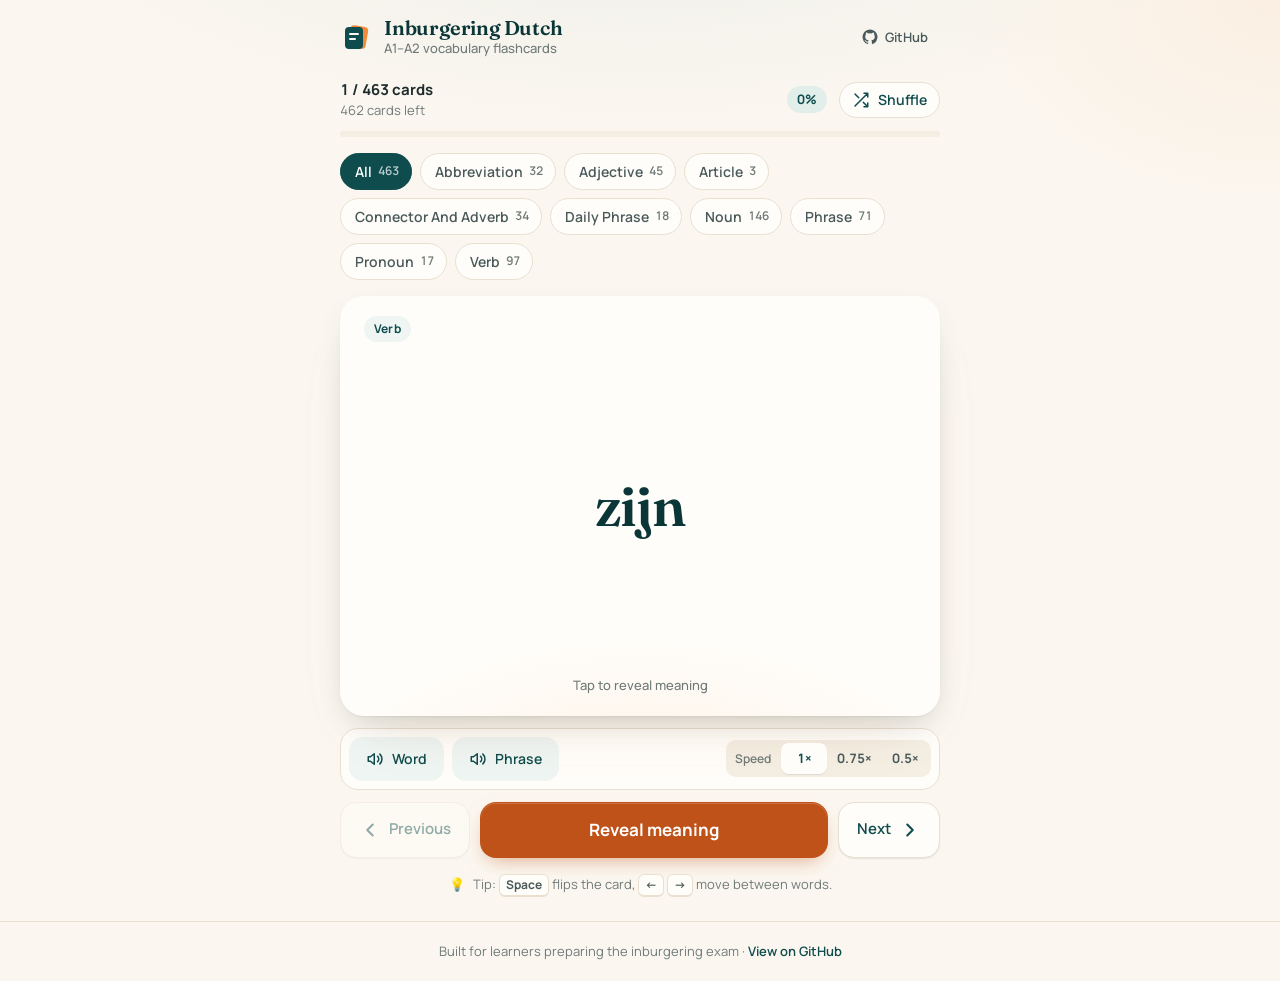
<file: index.html>
<!--
  Inburgering Dutch Vocabulary Flashcard Game

  This offline HTML page presents a set of essential Dutch words typically
  encountered in integration (inburgering) exams. Each flashcard shows a
  Dutch word on the front and reveals its English translation along with
  an example sentence (in Dutch and English) on the back. Players can
  navigate through the deck, shuffle the order and flip the card to test
  their memory. The interface is intentionally minimal so it works
  across devices, including iOS iPad browsers that support local
  HTML/JavaScript files. Note: Safari on iOS may not open HTML files
  directly from the Files app; open it using a third‑party browser like
  Edge or Chrome or host it on a simple web server.
-->
<!DOCTYPE html>
<html lang="en">
<head>
  <meta charset="UTF-8">
  <meta name="viewport" content="width=device-width, initial-scale=1.0, viewport-fit=cover">
  <title>Inburgering Dutch Vocabulary Flashcards</title>
  <meta name="description" content="Free flashcards for the Dutch inburgering exam (A1/A2): essential words with English translations, example sentences and Dutch pronunciation.">
  <meta name="theme-color" content="#fbf7f0">
  <link rel="icon" href="assets/img/favicon.ico" type="image/x-icon">
  <link rel="preconnect" href="https://fonts.googleapis.com">
  <link rel="preconnect" href="https://fonts.gstatic.com" crossorigin>
  <link rel="stylesheet" href="https://fonts.googleapis.com/css2?family=Fraunces:ital,opsz,wght@0,9..144,500;0,9..144,600;1,9..144,400&family=Manrope:wght@400;500;600;700&display=swap">
  <link rel="stylesheet" href="assets/css/style.css?v=7e03338c6c58">
</head>
<body>
  <header class="site-header">
    <div class="brand">
      <span class="brand-mark" aria-hidden="true">
        <svg viewBox="0 0 32 32" width="32" height="32">
          <rect x="9" y="5" width="18" height="22" rx="4" fill="#f28c38" transform="rotate(10 18 16)"/>
          <rect x="5" y="6" width="18" height="22" rx="4" fill="#0f4c4d"/>
          <path d="M10 13h8M10 18h5" stroke="#fbf7f0" stroke-width="2" stroke-linecap="round"/>
        </svg>
      </span>
      <div class="brand-text">
        <h1>Inburgering Dutch</h1>
        <p>A1–A2 vocabulary flashcards</p>
      </div>
    </div>
    <a class="header-link" href="https://github.com/guilhermeborgesbastos/Inburgering-Flashcard-Game-AI" target="_blank" rel="noopener">
      <svg viewBox="0 0 24 24" width="18" height="18" aria-hidden="true"><path fill="currentColor" d="M12 2a10 10 0 0 0-3.16 19.49c.5.09.68-.22.68-.48v-1.7c-2.78.6-3.37-1.34-3.37-1.34-.45-1.15-1.11-1.46-1.11-1.46-.91-.62.07-.6.07-.6 1 .07 1.53 1.03 1.53 1.03.9 1.52 2.34 1.08 2.91.83.09-.65.35-1.09.63-1.34-2.22-.25-4.55-1.11-4.55-4.94 0-1.09.39-1.98 1.03-2.68-.1-.25-.45-1.27.1-2.64 0 0 .84-.27 2.75 1.02a9.5 9.5 0 0 1 5 0c1.91-1.29 2.75-1.02 2.75-1.02.55 1.37.2 2.39.1 2.64.64.7 1.03 1.59 1.03 2.68 0 3.84-2.34 4.68-4.57 4.93.36.31.68.92.68 1.85v2.74c0 .27.18.58.69.48A10 10 0 0 0 12 2Z"/></svg>
      <span>GitHub</span>
    </a>
  </header>

  <main class="main-content">
    <!-- Progress -->
    <section class="progress-panel" aria-label="Study progress">
      <div class="progress-row">
        <div class="progress-stats">
          <span class="progress-counter" id="progress-counter">0 / 0 cards</span>
          <span class="progress-remaining"><span id="remaining-cards">0 cards</span> left<button id="start-over-btn" class="link-btn" type="button" hidden><span>Start over</span></button></span>
        </div>
        <span class="progress-percentage" id="progress-percentage">0%</span>
        <button id="shuffle-btn" class="btn btn-ghost" type="button" disabled>
          <svg viewBox="0 0 24 24" width="18" height="18" aria-hidden="true"><path d="M16 3h5v5M4 20 21 3M21 16v5h-5M15 15l6 6M4 4l5 5" fill="none" stroke="currentColor" stroke-width="2" stroke-linecap="round" stroke-linejoin="round"/></svg>
          <span>Shuffle</span>
        </button>
      </div>
      <div class="progress-bar" id="progress-bar" role="progressbar" aria-label="Position in deck" aria-valuemin="0" aria-valuemax="100" aria-valuenow="0">
        <div class="progress-bar-fill"></div>
      </div>
    </section>

    <!-- Category filter (chips are generated from the card data) -->
    <nav class="category-filter" id="category-filter" aria-label="Filter by category"></nav>

    <!-- Flashcard -->
    <section class="study" aria-label="Flashcard">
      <div class="card-stage">
        <div class="card" id="card" role="button" tabindex="0" aria-live="polite">
          <div class="card-side card-front" id="card-front">
            <span class="card-skeleton" aria-hidden="true"></span>
            <span class="card-hint">Loading cards…</span>
          </div>
          <div class="card-side card-back" id="card-back" aria-hidden="true"></div>
        </div>
      </div>

      <!-- Pronunciation -->
      <div class="listen-bar">
        <div class="listen-buttons">
          <button id="play-word-btn" class="btn btn-soft audio-btn" type="button">
            <svg viewBox="0 0 24 24" width="18" height="18" aria-hidden="true"><path d="M11 5 6 9H3v6h3l5 4V5ZM15.5 8.5a5 5 0 0 1 0 7M18.5 5.5a9 9 0 0 1 0 13" fill="none" stroke="currentColor" stroke-width="2" stroke-linecap="round" stroke-linejoin="round"/></svg>
            <span>Word</span>
          </button>
          <button id="play-example-btn" class="btn btn-soft audio-btn" type="button">
            <svg viewBox="0 0 24 24" width="18" height="18" aria-hidden="true"><path d="M11 5 6 9H3v6h3l5 4V5ZM15.5 8.5a5 5 0 0 1 0 7M18.5 5.5a9 9 0 0 1 0 13" fill="none" stroke="currentColor" stroke-width="2" stroke-linecap="round" stroke-linejoin="round"/></svg>
            <span>Phrase</span>
          </button>
        </div>
        <fieldset class="speed-control">
          <legend class="visually-hidden">Pronunciation speed</legend>
          <span class="speed-label" aria-hidden="true">Speed</span>
          <label title="Normal speed">
            <input type="radio" name="speech-speed" value="normal" checked>
            <span>1×</span>
          </label>
          <label title="Slower (-25%)">
            <input type="radio" name="speech-speed" value="slower">
            <span>0.75×</span>
          </label>
          <label title="Slow (-50%)">
            <input type="radio" name="speech-speed" value="slow">
            <span>0.5×</span>
          </label>
        </fieldset>
      </div>

      <p id="audio-status" class="audio-status" role="status" hidden></p>

      <!-- Primary study controls -->
      <div class="action-bar">
        <button id="prev-btn" class="btn btn-nav" type="button" aria-label="Previous card" disabled>
          <svg viewBox="0 0 24 24" width="22" height="22" aria-hidden="true"><path d="m15 18-6-6 6-6" fill="none" stroke="currentColor" stroke-width="2.25" stroke-linecap="round" stroke-linejoin="round"/></svg>
          <span class="btn-nav-text">Previous</span>
        </button>
        <button id="reveal-btn" class="btn btn-primary" type="button" disabled>Reveal meaning</button>
        <button id="next-btn" class="btn btn-nav" type="button" aria-label="Next card" disabled>
          <span class="btn-nav-text">Next</span>
          <svg viewBox="0 0 24 24" width="22" height="22" aria-hidden="true"><path d="m9 18 6-6-6-6" fill="none" stroke="currentColor" stroke-width="2.25" stroke-linecap="round" stroke-linejoin="round"/></svg>
        </button>
      </div>
    </section>

    <p class="tip-section">
      <span class="tip-icon" aria-hidden="true">💡</span>
      <span id="tip-text">Tip: Use Shuffle to mix things up and improve retention.</span>
    </p>
  </main>

  <footer class="site-footer">
    <p>Built for learners preparing the inburgering exam ·
      <a href="https://github.com/guilhermeborgesbastos/Inburgering-Flashcard-Game-AI" target="_blank" rel="noopener">View on GitHub</a>
    </p>
  </footer>

  <!-- Google tag (gtag.js) -->
  <script async src="https://www.googletagmanager.com/gtag/js?id=G-21RSDRNMG3"></script>
  <script>
    window.dataLayer = window.dataLayer || [];
    function gtag(){dataLayer.push(arguments);}
    gtag('js', new Date());

    gtag('config', 'G-21RSDRNMG3');
  </script>

  <script src="assets/js/app.js?v=550a020e16b8" data-cards-url="assets/data/cards.json?v=6377af012082"></script>
</body>
</html>
</file>
<file: assets/css/style.css>
:root {
  --ivory: #fbf7f0;
  --surface: #fffdf9;
  --surface-sunk: #f4eee3;
  --line: #e9e0d0;
  --ink: #1d2b2c;
  --ink-soft: #4a5a5b;
  --muted: #6f7a78;
  --teal-900: #0b3637;
  --teal-700: #0f4c4d;
  --teal-500: #2a7372;
  --teal-100: #e1eeea;
  --teal-50: #eef5f2;
  --orange: #f28c38;
  --orange-deep: #bf5219;
  --orange-deeper: #a54514;
  --orange-50: #fdf0e4;

  --font-ui: 'Manrope', -apple-system, BlinkMacSystemFont, 'Segoe UI', Roboto, sans-serif;
  --font-display: 'Fraunces', Georgia, 'Times New Roman', serif;

  --radius-sm: 10px;
  --radius-md: 14px;
  --radius-lg: 24px;
  --shadow-sm: 0 1px 2px rgba(15, 76, 77, 0.06), 0 1px 1px rgba(15, 76, 77, 0.04);
  --shadow-card: 0 1px 2px rgba(15, 76, 77, 0.06), 0 12px 32px -12px rgba(15, 76, 77, 0.22), 0 28px 60px -30px rgba(191, 82, 25, 0.18);
  --ease-out: cubic-bezier(0.22, 1, 0.36, 1);
  --focus-ring: 0 0 0 3px var(--ivory), 0 0 0 5px var(--teal-500);
}

* {
  box-sizing: border-box;
}

html {
  min-height: 100%;
  height: 100%;
  -webkit-text-size-adjust: 100%;
}

body {
  font-family: var(--font-ui);
  background-color: var(--ivory);
  background-image:
    radial-gradient(60rem 28rem at 50% -12rem, rgba(42, 115, 114, 0.10), transparent 70%),
    radial-gradient(30rem 20rem at 100% 0, rgba(242, 140, 56, 0.08), transparent 70%);
  background-repeat: no-repeat;
  margin: 0;
  padding: 0;
  display: flex;
  flex-direction: column;
  align-items: center;
  min-height: 100%;
  min-height: -webkit-fill-available;
  min-height: 100dvh;
  overscroll-behavior-y: contain;
  color: var(--ink);
  line-height: 1.5;
  -webkit-font-smoothing: antialiased;
  -webkit-tap-highlight-color: transparent;
}

button,
input {
  font: inherit;
  color: inherit;
}

.visually-hidden {
  position: absolute;
  width: 1px;
  height: 1px;
  margin: -1px;
  padding: 0;
  overflow: hidden;
  clip: rect(0 0 0 0);
  white-space: nowrap;
  border: 0;
}

/* Header */

.site-header {
  width: 100%;
  max-width: 640px;
  display: flex;
  align-items: center;
  justify-content: space-between;
  gap: 16px;
  padding: max(16px, env(safe-area-inset-top)) 20px 4px;
}

.brand {
  display: flex;
  align-items: center;
  gap: 12px;
}

.brand-mark {
  display: flex;
  flex-shrink: 0;
}

.brand-text h1 {
  margin: 0;
  font-family: var(--font-display);
  font-size: 1.25rem;
  font-weight: 600;
  letter-spacing: -0.01em;
  line-height: 1.15;
  color: var(--teal-900);
}

.brand-text p {
  margin: 0;
  font-size: 0.8125rem;
  font-weight: 500;
  color: var(--muted);
}

.header-link {
  display: inline-flex;
  align-items: center;
  gap: 6px;
  padding: 8px 12px;
  border-radius: 999px;
  font-size: 0.8125rem;
  font-weight: 600;
  color: var(--ink-soft);
  text-decoration: none;
  transition: background-color 0.2s, color 0.2s;
}

.header-link:hover {
  background-color: var(--teal-50);
  color: var(--teal-700);
}

.header-link:focus-visible {
  outline: none;
  box-shadow: var(--focus-ring);
}

/* Layout */

.main-content {
  width: 100%;
  max-width: 640px;
  padding: 16px 20px 24px;
  display: flex;
  flex-direction: column;
  gap: 16px;
  flex: 1;
}

/* Progress */

.progress-panel {
  display: flex;
  flex-direction: column;
  gap: 10px;
}

.progress-row {
  display: flex;
  align-items: center;
  gap: 12px;
}

.progress-stats {
  display: flex;
  flex-direction: column;
  flex: 1;
  min-width: 0;
}

.progress-counter {
  font-size: 0.9375rem;
  font-weight: 700;
  color: var(--ink);
  font-variant-numeric: tabular-nums;
}

.progress-remaining {
  font-size: 0.8125rem;
  color: var(--muted);
  font-variant-numeric: tabular-nums;
}

.progress-percentage {
  font-size: 0.8125rem;
  font-weight: 700;
  color: var(--teal-700);
  background-color: var(--teal-100);
  padding: 4px 10px;
  border-radius: 999px;
  font-variant-numeric: tabular-nums;
}

.progress-bar {
  width: 100%;
  height: 6px;
  background-color: var(--surface-sunk);
  border-radius: 999px;
  overflow: hidden;
}

.progress-bar-fill {
  height: 100%;
  width: 0;
  border-radius: inherit;
  background: linear-gradient(90deg, var(--teal-500), var(--teal-700));
  transition: width 0.4s var(--ease-out);
}

/* Category chips */

.category-filter {
  display: flex;
  flex-wrap: wrap;
  gap: 8px;
}

.chip {
  display: inline-flex;
  align-items: center;
  gap: 6px;
  padding: 7px 12px 7px 14px;
  border: 1px solid var(--line);
  border-radius: 999px;
  background-color: var(--surface);
  font-size: 0.875rem;
  font-weight: 600;
  color: var(--ink-soft);
  white-space: nowrap;
  cursor: pointer;
  transition: background-color 0.2s, border-color 0.2s, color 0.2s, transform 0.15s;
}

.chip-count {
  font-size: 0.75rem;
  font-weight: 600;
  color: var(--muted);
  font-variant-numeric: tabular-nums;
  transition: color 0.2s;
}

.chip:hover {
  border-color: var(--teal-500);
  color: var(--teal-700);
}

.chip:active {
  transform: scale(0.97);
}

.chip[aria-pressed="true"] {
  background-color: var(--teal-700);
  border-color: var(--teal-700);
  color: #fff;
}

.chip[aria-pressed="true"] .chip-count {
  color: rgba(255, 255, 255, 0.72);
}

.chip:focus-visible {
  outline: none;
  box-shadow: var(--focus-ring);
}

/* Flashcard */

.study {
  display: flex;
  flex-direction: column;
  gap: 12px;
}

.card-stage {
  perspective: 1400px;
}

.card {
  position: relative;
  width: 100%;
  height: 320px;
  height: clamp(300px, 48vh, 420px);
  height: clamp(300px, 48dvh, 420px);
  transform-style: preserve-3d;
  transition: transform 0.6s var(--ease-out);
  cursor: pointer;
  border-radius: var(--radius-lg);
  outline: none;
}

.card.no-transition {
  transition: none;
}

.card.flip {
  transform: rotateY(180deg);
}

.card:focus-visible .card-side {
  box-shadow: var(--shadow-card), var(--focus-ring);
}

.card-side {
  position: absolute;
  inset: 0;
  display: flex;
  flex-direction: column;
  padding: 24px 28px;
  border-radius: var(--radius-lg);
  background-color: var(--surface);
  box-shadow: var(--shadow-card);
  -webkit-backface-visibility: hidden;
  backface-visibility: hidden;
  overflow: hidden;
}

.card-front {
  align-items: center;
  justify-content: center;
  text-align: center;
  background-image: radial-gradient(28rem 14rem at 50% 120%, var(--orange-50), transparent 70%);
}

.card-back {
  transform: rotateY(180deg);
  justify-content: flex-start;
  gap: 4px;
  overflow-y: auto;
  border-top: 4px solid var(--orange);
}

.card-tag {
  position: absolute;
  top: 20px;
  left: 24px;
  padding: 4px 10px;
  border-radius: 999px;
  background-color: var(--teal-50);
  color: var(--teal-700);
  font-size: 0.75rem;
  font-weight: 700;
  letter-spacing: 0.02em;
}

.card-back .card-tag {
  position: static;
  align-self: flex-start;
  margin-bottom: 12px;
}

.card-word {
  margin: 0;
  max-width: 100%;
  font-family: var(--font-display);
  font-size: clamp(2.25rem, 9vw, 3.5rem);
  font-weight: 600;
  line-height: 1.1;
  letter-spacing: -0.02em;
  color: var(--teal-900);
  overflow-wrap: anywhere;
  text-wrap: balance;
}

.card-word.is-long {
  font-size: clamp(1.625rem, 6vw, 2.375rem);
  line-height: 1.2;
}

.card-hint {
  position: absolute;
  bottom: 20px;
  left: 0;
  right: 0;
  font-size: 0.8125rem;
  font-weight: 500;
  color: var(--muted);
}

.card-label {
  font-size: 0.75rem;
  font-weight: 700;
  letter-spacing: 0.04em;
  color: var(--muted);
}

.card-translation {
  margin: 0 0 16px;
  font-family: var(--font-display);
  font-size: clamp(1.625rem, 6vw, 2.25rem);
  font-weight: 600;
  line-height: 1.15;
  letter-spacing: -0.015em;
  color: var(--teal-900);
  overflow-wrap: anywhere;
  text-wrap: balance;
}

.card-translation.is-long {
  font-size: clamp(1.25rem, 4.5vw, 1.625rem);
  line-height: 1.25;
}

.card-example {
  margin-top: auto;
  padding: 14px 16px;
  border-radius: var(--radius-md);
  background-color: var(--ivory);
  display: flex;
  flex-direction: column;
  gap: 4px;
}

.example-nl {
  margin: 0;
  font-family: var(--font-display);
  font-style: italic;
  font-size: 1.125rem;
  line-height: 1.4;
  color: var(--ink);
  text-wrap: pretty;
}

.example-en {
  margin: 0;
  font-size: 0.875rem;
  color: var(--ink-soft);
  text-wrap: pretty;
}

.card-message {
  margin: 0;
  font-family: var(--font-display);
  font-size: 1.75rem;
  font-weight: 600;
  color: var(--teal-900);
}

.card-message-detail {
  margin: 8px 0 0;
  max-width: 32ch;
  font-size: 0.9375rem;
  color: var(--ink-soft);
}

.card-back .card-message-detail {
  max-width: none;
}

.card-skeleton {
  width: 55%;
  height: 44px;
  border-radius: var(--radius-sm);
  background: linear-gradient(90deg, var(--surface-sunk) 0%, var(--ivory) 50%, var(--surface-sunk) 100%);
  background-size: 200% 100%;
  animation: shimmer 1.4s linear infinite;
}

@keyframes shimmer {
  to { background-position: -200% 0; }
}

.card.enter-next .card-front > * {
  animation: enter-next 0.32s var(--ease-out);
}

.card.enter-prev .card-front > * {
  animation: enter-prev 0.32s var(--ease-out);
}

@keyframes enter-next {
  from { opacity: 0; transform: translateX(16px); }
}

@keyframes enter-prev {
  from { opacity: 0; transform: translateX(-16px); }
}

/* Buttons */

.btn {
  display: inline-flex;
  align-items: center;
  justify-content: center;
  gap: 8px;
  min-height: 44px;
  padding: 10px 16px;
  border: 1px solid transparent;
  border-radius: var(--radius-md);
  background: none;
  font-size: 0.9375rem;
  font-weight: 600;
  cursor: pointer;
  user-select: none;
  -webkit-user-select: none;
  transition: background-color 0.2s, border-color 0.2s, color 0.2s, box-shadow 0.2s, transform 0.15s var(--ease-out);
}

.btn:active:not(:disabled) {
  transform: scale(0.97);
}

.btn:focus-visible {
  outline: none;
  box-shadow: var(--focus-ring);
}

.btn:disabled {
  opacity: 0.45;
  cursor: not-allowed;
}

.btn svg {
  flex-shrink: 0;
}

.btn-primary {
  flex: 1;
  min-height: 56px;
  background-color: var(--orange-deep);
  color: #fff;
  font-size: 1.0625rem;
  font-weight: 700;
  border-radius: 16px;
  box-shadow: 0 1px 0 rgba(255, 255, 255, 0.2) inset, 0 8px 20px -8px rgba(191, 82, 25, 0.55);
}

.btn-primary:hover:not(:disabled) {
  background-color: var(--orange-deeper);
}

.btn-nav {
  min-height: 56px;
  padding: 10px 18px;
  border-color: var(--line);
  background-color: var(--surface);
  color: var(--teal-700);
  border-radius: 16px;
  box-shadow: var(--shadow-sm);
}

.btn-nav:hover:not(:disabled) {
  border-color: var(--teal-500);
  background-color: var(--teal-50);
}

.btn-ghost {
  min-height: 36px;
  padding: 6px 12px;
  border-color: var(--line);
  background-color: var(--surface);
  color: var(--teal-700);
  font-size: 0.875rem;
  border-radius: 999px;
}

.btn-ghost:hover:not(:disabled) {
  border-color: var(--teal-500);
  background-color: var(--teal-50);
}

.btn-soft {
  background-color: var(--teal-50);
  color: var(--teal-700);
  font-size: 0.875rem;
}

.btn-soft:hover:not(:disabled) {
  background-color: var(--teal-100);
}

.audio-btn.playing {
  background-color: var(--teal-700);
  color: #fff;
  opacity: 1;
}

.audio-btn.playing svg {
  animation: pulse 1s ease-in-out infinite;
}

@keyframes pulse {
  50% { opacity: 0.45; }
}

/* Pronunciation bar */

.listen-bar {
  display: flex;
  align-items: center;
  justify-content: space-between;
  gap: 12px;
  padding: 8px;
  border: 1px solid var(--line);
  border-radius: 18px;
  background-color: var(--surface);
}

.listen-buttons {
  display: flex;
  gap: 8px;
}

.speed-control {
  display: flex;
  align-items: center;
  gap: 2px;
  margin: 0;
  padding: 3px;
  border: 0;
  border-radius: var(--radius-sm);
  background-color: var(--surface-sunk);
}

.speed-label {
  padding: 0 8px 0 6px;
  font-size: 0.75rem;
  font-weight: 600;
  color: var(--muted);
}

.speed-control label {
  position: relative;
  cursor: pointer;
}

.speed-control input {
  position: absolute;
  opacity: 0;
  pointer-events: none;
}

.speed-control label span {
  display: block;
  min-width: 46px;
  padding: 6px 8px;
  border-radius: 8px;
  font-size: 0.8125rem;
  font-weight: 700;
  text-align: center;
  color: var(--ink-soft);
  font-variant-numeric: tabular-nums;
  transition: background-color 0.2s, color 0.2s, box-shadow 0.2s;
}

.speed-control label:hover span {
  color: var(--teal-700);
}

.speed-control input:checked + span {
  background-color: var(--surface);
  color: var(--teal-700);
  box-shadow: var(--shadow-sm);
}

.speed-control input:focus-visible + span {
  box-shadow: var(--focus-ring);
}

/* Action bar */

.action-bar {
  display: flex;
  align-items: stretch;
  gap: 10px;
}

/* Tip & footer */

.tip-section {
  margin: 0;
  display: flex;
  align-items: center;
  justify-content: center;
  gap: 8px;
  font-size: 0.8125rem;
  color: var(--muted);
  text-align: center;
  text-wrap: balance;
}

kbd {
  display: inline-block;
  min-width: 1.6em;
  padding: 1px 6px;
  border: 1px solid var(--line);
  border-bottom-width: 2px;
  border-radius: 6px;
  background-color: var(--surface);
  font-family: var(--font-ui);
  font-size: 0.75rem;
  font-weight: 700;
  color: var(--ink-soft);
  text-align: center;
}

.site-footer {
  width: 100%;
  padding: 20px 20px max(20px, env(safe-area-inset-bottom));
  text-align: center;
  font-size: 0.8125rem;
  color: var(--muted);
  border-top: 1px solid var(--line);
}

.site-footer p {
  margin: 0;
}

.site-footer a {
  color: var(--teal-700);
  font-weight: 600;
  text-decoration: none;
}

.site-footer a:hover {
  text-decoration: underline;
}

/* Mobile */

@media (max-width: 640px) {
  .site-header {
    padding-left: 16px;
    padding-right: 16px;
  }

  .header-link span {
    display: none;
  }

  .main-content {
    padding: 12px 16px 0;
    gap: 14px;
  }

  .category-filter {
    flex-wrap: nowrap;
    overflow-x: auto;
    margin: 0 -16px;
    padding: 2px 16px;
    scroll-padding: 0 16px;
    scrollbar-width: none;
    -webkit-mask-image: linear-gradient(90deg, transparent 0, #000 16px, #000 calc(100% - 24px), transparent);
    mask-image: linear-gradient(90deg, transparent 0, #000 16px, #000 calc(100% - 24px), transparent);
  }

  .category-filter::-webkit-scrollbar {
    display: none;
  }

  .card-side {
    padding: 20px;
  }

  .card-tag {
    top: 16px;
    left: 20px;
  }

  .listen-bar {
    flex-wrap: wrap;
  }

  .listen-buttons {
    flex: 1;
  }

  .listen-buttons .btn {
    flex: 1;
  }

  .speed-control {
    flex: 1 1 100%;
    justify-content: space-between;
  }

  .speed-control label {
    flex: 1;
  }

  /* Keep the main study actions within thumb reach */
  .action-bar {
    position: sticky;
    bottom: 0;
    z-index: 10;
    margin: 0 -16px;
    padding: 10px 16px max(12px, env(safe-area-inset-bottom));
    background: linear-gradient(to bottom, rgba(251, 247, 240, 0), var(--ivory) 30%);
  }

  .btn-nav {
    padding: 10px 16px;
  }

  .btn-nav-text {
    display: none;
  }

  .tip-section {
    padding-bottom: 20px;
  }
}

@media (prefers-reduced-motion: reduce) {
  .card {
    transition: none;
  }

  .card.flip {
    transform: none;
  }

  .card-back {
    transform: none;
    opacity: 0;
    visibility: hidden;
  }

  .card.flip .card-front {
    opacity: 0;
    visibility: hidden;
  }

  .card.flip .card-back {
    opacity: 1;
    visibility: visible;
  }

  .card.enter-next .card-front > *,
  .card.enter-prev .card-front > *,
  .audio-btn.playing svg,
  .card-skeleton {
    animation: none;
  }
}

/* Low-key reset next to the remaining count; turns orange while waiting for confirmation. */
.link-btn {
  margin-left: 6px;
  padding: 4px 2px;
  border: 0;
  background: none;
  color: var(--teal-700);
  font: inherit;
  font-weight: 700;
  white-space: nowrap;
  cursor: pointer;
}

.link-btn::before {
  content: '·';
  display: inline-block;
  margin-right: 8px;
  color: var(--muted);
  font-weight: 400;
}

.link-btn span {
  text-decoration: underline;
  text-underline-offset: 2px;
}

.link-btn:hover span {
  color: var(--teal-900);
}

.link-btn.is-confirming span {
  color: var(--orange-deep);
}

.link-btn:focus-visible {
  outline: none;
  border-radius: 6px;
  box-shadow: var(--focus-ring);
}

@media (max-width: 640px) {
  .link-btn {
    display: block;
    margin-left: 0;
    padding-left: 0;
  }

  .link-btn::before {
    display: none;
  }
}

/* Only shown when pronunciation needs attention. */
.audio-status {
  margin: 0;
  color: var(--ink-soft);
  font-size: 0.8125rem;
}
</file>
